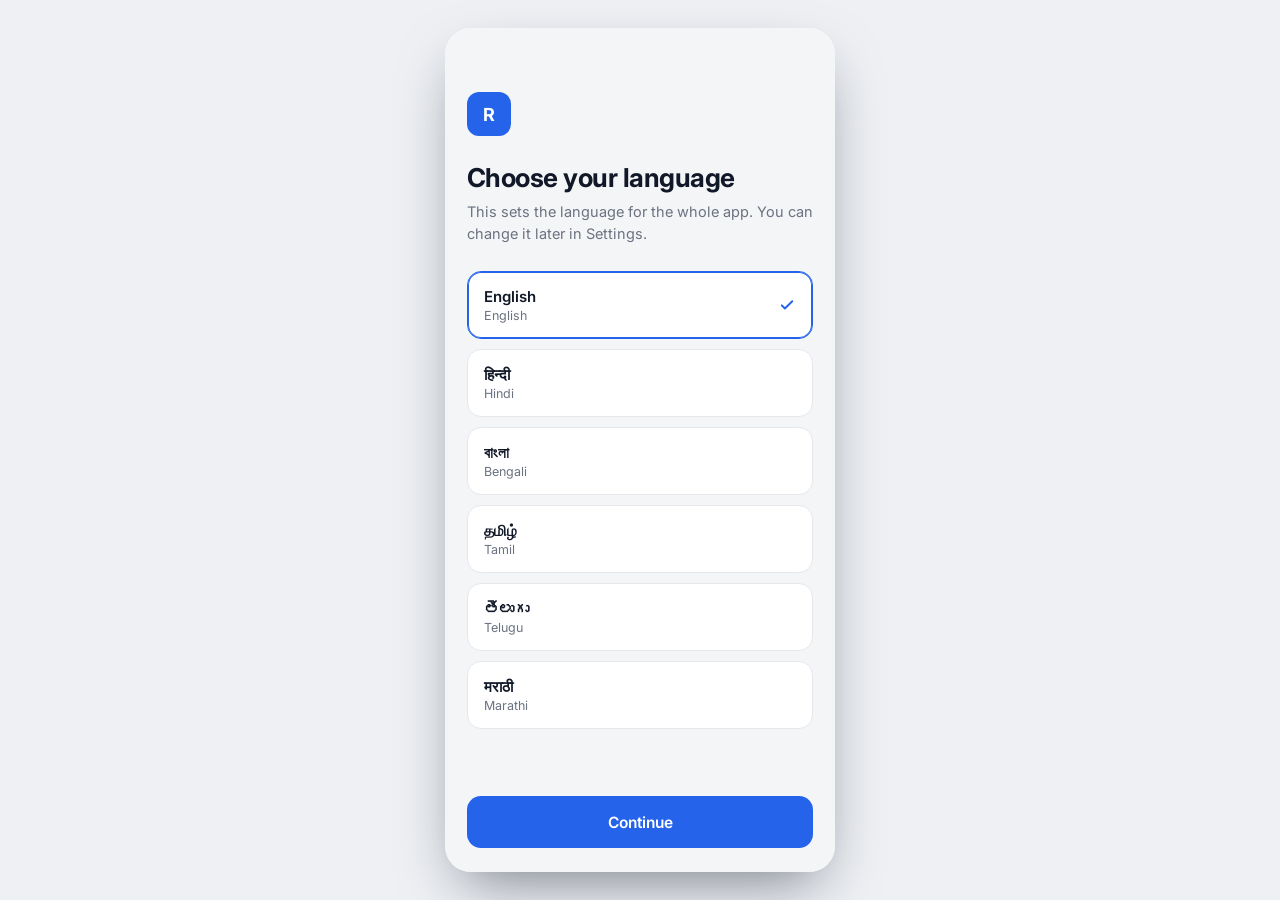
<file: mobile/index.html>
<!DOCTYPE html>
<html>
<head>
    <meta charset="utf-8">
    <meta http-equiv="refresh" content="0; url=onboarding.html">
    <title>RoadSense Mobile Redirect</title>
    <script>
        window.location.replace("onboarding.html" + window.location.search + window.location.hash);
    </script>
</head>
<body>
    If you are not redirected automatically, <a href="onboarding.html">click here to open RoadSense Onboarding</a>.
</body>
</html>
</file>
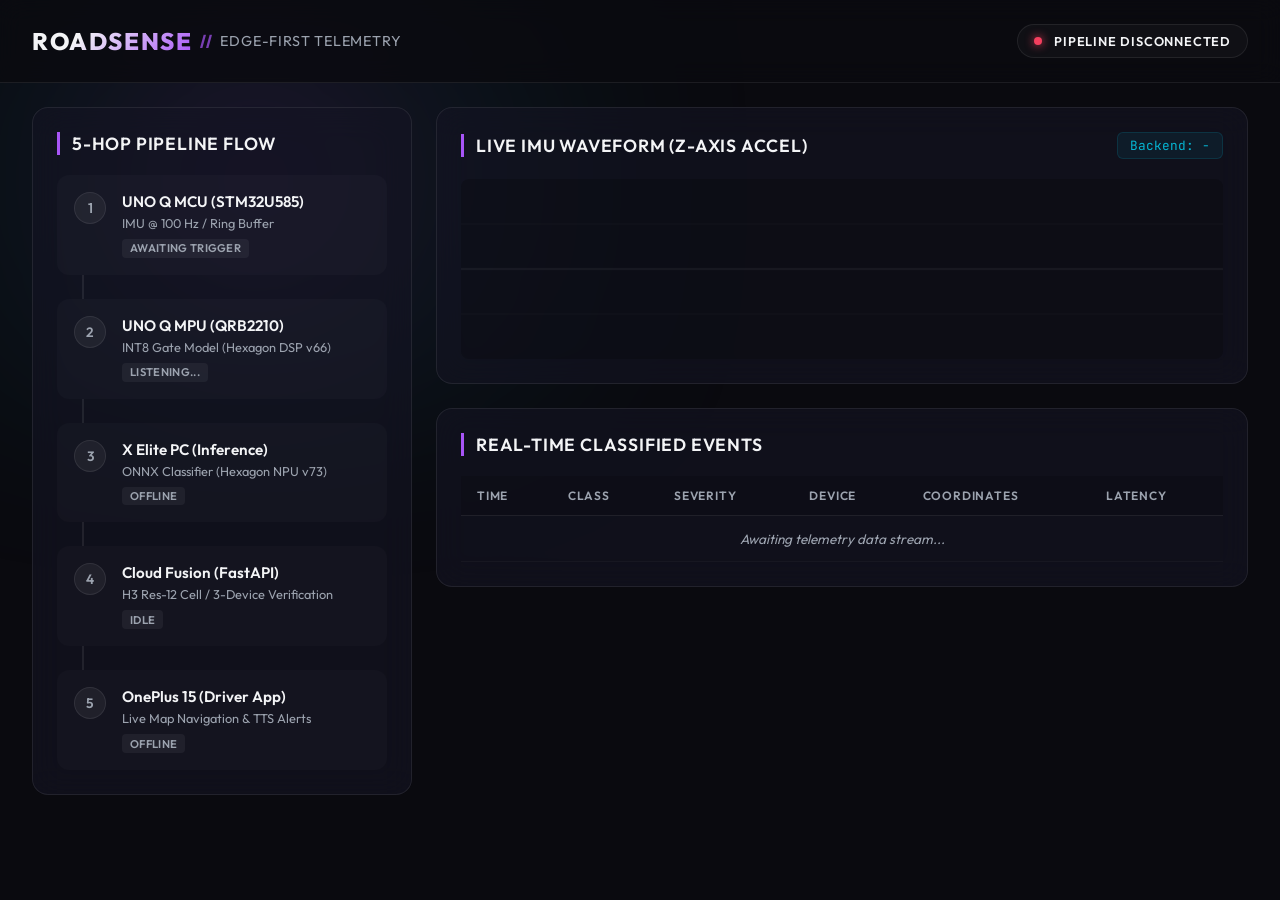
<file: pc/dashboard/index.html>
<!DOCTYPE html>
<html lang="en">
<head>
    <meta charset="UTF-8">
    <meta name="viewport" content="width=device-width, initial-scale=1.0">
    <title>RoadSense // Telemetry Dashboard</title>
    <link rel="preconnect" href="https://fonts.googleapis.com">
    <link rel="preconnect" href="https://fonts.gstatic.com" crossorigin>
    <link href="https://fonts.googleapis.com/css2?family=Outfit:wght@300;400;600;800&family=JetBrains+Mono:wght@400;700&display=swap" rel="stylesheet">
    <link rel="stylesheet" href="style.css">
</head>
<body>
    <div class="glow-bg"></div>
    
    <header>
        <div class="logo">
            <span class="brand">ROADSENSE</span>
            <span class="separator">//</span>
            <span class="subtitle">Edge-First Telemetry</span>
        </div>
        <div class="system-status">
            <div class="status-indicator online" id="connectionStatusIndicator"></div>
            <span id="connectionStatusText">CONNECTING TO PIPELINE...</span>
        </div>
    </header>

    <main class="dashboard-grid">
        <!-- Left: Pipeline Hops Visualizer -->
        <section class="card pipeline-card">
            <h2>5-Hop Pipeline Flow</h2>
            <div class="pipeline">
                <!-- Hop 1 -->
                <div class="hop-node" id="hop1">
                    <div class="hop-icon">1</div>
                    <div class="hop-info">
                        <h3>UNO Q MCU (STM32U585)</h3>
                        <p class="hop-desc">IMU @ 100 Hz / Ring Buffer</p>
                        <span class="badge" id="hop1-status">Awaiting Trigger</span>
                    </div>
                </div>
                <div class="hop-connector" id="connector-1-2"></div>

                <!-- Hop 2 -->
                <div class="hop-node" id="hop2">
                    <div class="hop-icon">2</div>
                    <div class="hop-info">
                        <h3>UNO Q MPU (QRB2210)</h3>
                        <p class="hop-desc">INT8 Gate Model (Hexagon DSP v66)</p>
                        <span class="badge" id="hop2-status">Listening...</span>
                    </div>
                </div>
                <div class="hop-connector" id="connector-2-3"></div>

                <!-- Hop 3 -->
                <div class="hop-node active" id="hop3">
                    <div class="hop-icon">3</div>
                    <div class="hop-info">
                        <h3>X Elite PC (Inference)</h3>
                        <p class="hop-desc">ONNX Classifier (Hexagon NPU v73)</p>
                        <span class="badge" id="hop3-status">Online (CPU/NPU)</span>
                    </div>
                </div>
                <div class="hop-connector" id="connector-3-4"></div>

                <!-- Hop 4 -->
                <div class="hop-node" id="hop4">
                    <div class="hop-icon">4</div>
                    <div class="hop-info">
                        <h3>Cloud Fusion (FastAPI)</h3>
                        <p class="hop-desc">H3 Res-12 Cell / 3-Device Verification</p>
                        <span class="badge" id="hop4-status">Idle</span>
                    </div>
                </div>
                <div class="hop-connector" id="connector-4-5"></div>

                <!-- Hop 5 -->
                <div class="hop-node" id="hop5">
                    <div class="hop-icon">5</div>
                    <div class="hop-info">
                        <h3>OnePlus 15 (Driver App)</h3>
                        <p class="hop-desc">Live Map Navigation & TTS Alerts</p>
                        <span class="badge" id="hop5-status">Offline</span>
                    </div>
                </div>
            </div>
        </section>

        <!-- Right: Waveform and Ingested Events -->
        <div class="right-column">
            <!-- Waveform Card -->
            <section class="card waveform-card">
                <div class="card-header">
                    <h2>Live IMU Waveform (Z-Axis Accel)</h2>
                    <span class="meta-label" id="backendLabel">Backend: -</span>
                </div>
                <div class="canvas-container">
                    <canvas id="waveformCanvas"></canvas>
                </div>
            </section>

            <!-- Events List Card -->
            <section class="card events-card">
                <h2>Real-Time Classified Events</h2>
                <div class="table-container">
                    <table>
                        <thead>
                            <tr>
                                <th>Time</th>
                                <th>Class</th>
                                <th>Severity</th>
                                <th>Device</th>
                                <th>Coordinates</th>
                                <th>Latency</th>
                            </tr>
                        </thead>
                        <tbody id="eventsList">
                            <tr class="empty-row">
                                <td colspan="6">Awaiting telemetry data stream...</td>
                            </tr>
                        </tbody>
                    </table>
                </div>
            </section>
        </div>
    </main>

    <script src="app.js"></script>
</body>
</html>
</file>
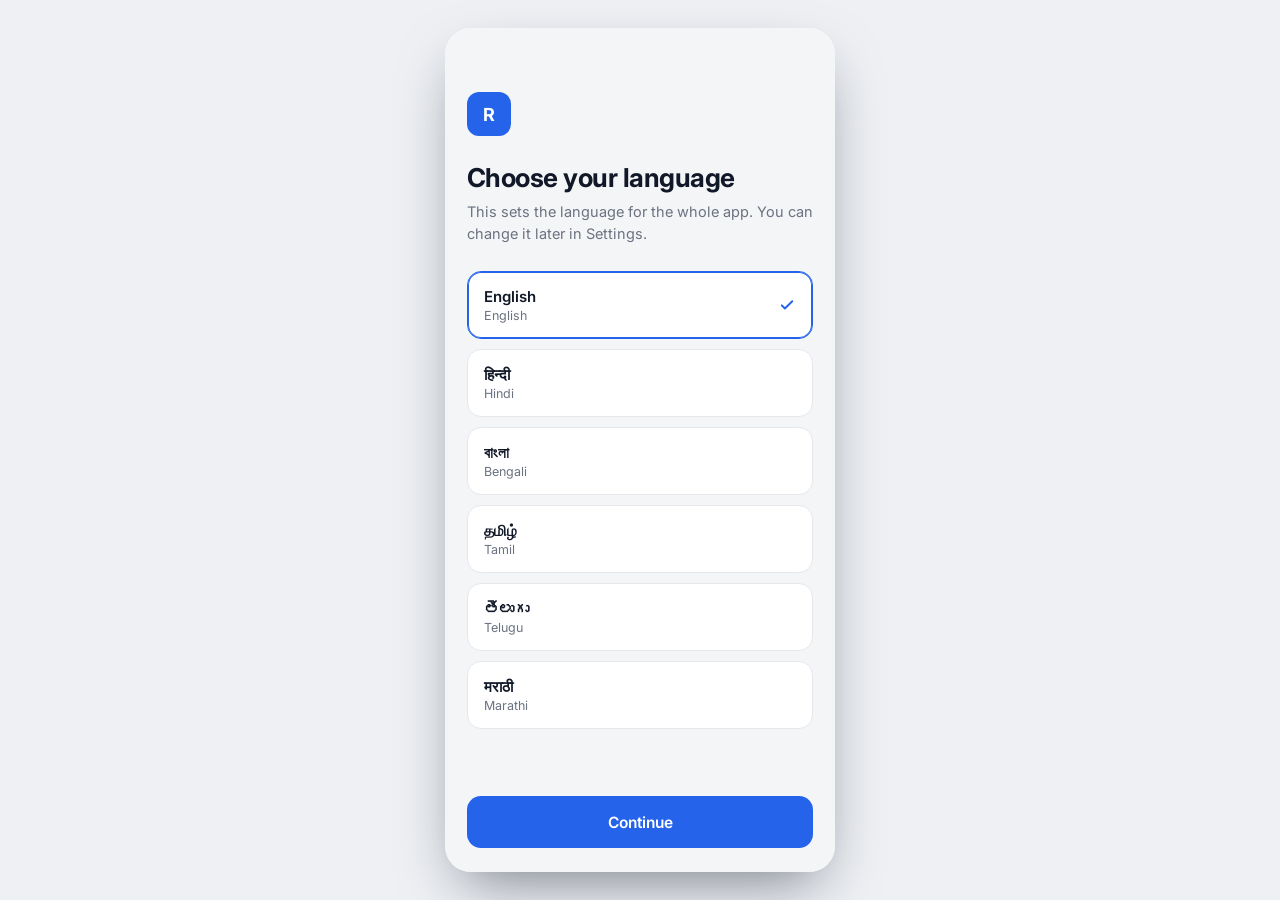
<file: mobile/onboarding.html>
<!DOCTYPE html>
<html lang="en">
<head>
<meta charset="utf-8">
<meta name="viewport" content="width=device-width, initial-scale=1">
<title>RoadSense // Onboarding</title>
<link rel="preconnect" href="https://fonts.googleapis.com">
<link href="https://fonts.googleapis.com/css2?family=Inter:wght@400;500;600;700&display=swap" rel="stylesheet">
<style>
  *{box-sizing:border-box}
  html,body{margin:0;height:100%}
  body{
    background:#eef0f4;font-family:Inter,system-ui,sans-serif;color:#111827;
    display:flex;align-items:center;justify-content:center;
    min-height:100vh;min-height:100dvh;
    -webkit-font-smoothing:antialiased;
  }
  #rs-frame{
    width:390px;height:844px;position:relative;overflow:hidden;background:#F4F5F7;
    border-radius:26px;box-shadow:0 24px 60px -18px rgba(17,24,39,.55);
  }
  .rs-scroll::-webkit-scrollbar{display:none}
  @media (max-width:430px){
    body{background:#F4F5F7}
    #rs-frame{width:100vw;height:100vh;height:100dvh;border-radius:0;box-shadow:none}
  }
</style>
</head>
<body>
  <div id="rs-frame"></div>

  <script src="rs-i18n.js"></script>
  <script src="rs-onboarding.js"></script>
  <script>
  // The onboarding flow hands off to the real driver app: tapping "Open
  // RoadSense" on the done screen navigates to app.html. The chosen language
  // already lives in localStorage (rs_lang), so the app opens in it; we also
  // pass ?user so app.html mounts the signed-in profile.
  const frame = document.getElementById('rs-frame');
  const onb = new OnboardingScreen(frame, {
    onComplete: (info) => { console.log('RoadSense onboarding complete', info); },
    onEnter: (info) => {
      const q = new URLSearchParams({ user: info.user, lang: info.lang });
      window.location.href = 'app.html?' + q.toString();
    }
  });
  onb.mount();
  </script>
</body>
</html>
</file>
<file: pc/dashboard/style.css>
:root {
    --bg-dark: #0a0a0f;
    --card-bg: rgba(20, 20, 35, 0.6);
    --border-color: rgba(255, 255, 255, 0.08);
    --text-primary: #f3f4f6;
    --text-secondary: #9ca3af;
    
    --primary-neon: #a855f7; /* Purple */
    --accent-cyan: #06b6d4;  /* Cyan */
    --accent-emerald: #10b981; /* Green */
    --accent-amber: #f59e0b; /* Yellow */
    --accent-rose: #f43f5e; /* Red */
    
    --font-sans: 'Outfit', sans-serif;
    --font-mono: 'JetBrains Mono', monospace;
}

* {
    box-sizing: border-box;
    margin: 0;
    padding: 0;
}

body {
    background-color: var(--bg-dark);
    color: var(--text-primary);
    font-family: var(--font-sans);
    min-height: 100vh;
    overflow-x: hidden;
    position: relative;
}

/* Background glowing circles */
.glow-bg {
    position: absolute;
    top: -10%;
    left: -10%;
    width: 60%;
    height: 60%;
    background: radial-gradient(circle, rgba(168, 85, 247, 0.15) 0%, rgba(6, 182, 212, 0.05) 50%, transparent 100%);
    z-index: -1;
    pointer-events: none;
    filter: blur(80px);
}

header {
    display: flex;
    justify-content: space-between;
    align-items: center;
    padding: 1.5rem 2rem;
    border-bottom: 1px solid var(--border-color);
    background: rgba(10, 10, 15, 0.8);
    backdrop-filter: blur(12px);
    position: sticky;
    top: 0;
    z-index: 100;
}

.logo {
    display: flex;
    align-items: center;
    gap: 0.5rem;
}

.brand {
    font-weight: 800;
    font-size: 1.5rem;
    letter-spacing: 0.1rem;
    background: linear-gradient(135deg, var(--text-primary) 30%, var(--primary-neon));
    -webkit-background-clip: text;
    -webkit-text-fill-color: transparent;
}

.separator {
    color: var(--primary-neon);
    font-weight: 800;
    opacity: 0.7;
}

.subtitle {
    font-size: 0.9rem;
    color: var(--text-secondary);
    font-weight: 400;
    letter-spacing: 0.05rem;
    text-transform: uppercase;
}

.system-status {
    display: flex;
    align-items: center;
    gap: 0.75rem;
    background: rgba(255, 255, 255, 0.03);
    padding: 0.5rem 1rem;
    border-radius: 9999px;
    border: 1px solid var(--border-color);
}

.status-indicator {
    width: 8px;
    height: 8px;
    border-radius: 50%;
    background-color: var(--accent-rose);
    box-shadow: 0 0 10px var(--accent-rose);
    transition: all 0.3s ease;
}

.status-indicator.online {
    background-color: var(--accent-emerald);
    box-shadow: 0 0 10px var(--accent-emerald);
}

.status-indicator.connecting {
    background-color: var(--accent-amber);
    box-shadow: 0 0 10px var(--accent-amber);
    animation: pulse 1.5s infinite;
}

#connectionStatusText {
    font-size: 0.8rem;
    font-weight: 600;
    letter-spacing: 0.05rem;
    text-transform: uppercase;
}

.dashboard-grid {
    display: grid;
    grid-template-columns: 380px 1fr;
    gap: 1.5rem;
    padding: 1.5rem 2rem;
    max-width: 1600px;
    margin: 0 auto;
}

.card {
    background: var(--card-bg);
    border-radius: 16px;
    border: 1px solid var(--border-color);
    backdrop-filter: blur(16px);
    padding: 1.5rem;
    display: flex;
    flex-direction: column;
}

.card h2 {
    font-size: 1.1rem;
    font-weight: 600;
    margin-bottom: 1.25rem;
    text-transform: uppercase;
    letter-spacing: 0.05rem;
    color: var(--text-primary);
    border-left: 3px solid var(--primary-neon);
    padding-left: 0.75rem;
}

/* Pipeline Layout */
.pipeline-card {
    align-self: start;
}

.pipeline {
    display: flex;
    flex-direction: column;
    position: relative;
}

.hop-node {
    display: flex;
    gap: 1rem;
    padding: 1rem;
    border-radius: 12px;
    background: rgba(255, 255, 255, 0.02);
    border: 1px solid transparent;
    transition: all 0.3s cubic-bezier(0.4, 0, 0.2, 1);
}

.hop-node.active {
    background: rgba(168, 85, 247, 0.06);
    border-color: rgba(168, 85, 247, 0.2);
    box-shadow: 0 4px 20px rgba(168, 85, 247, 0.05);
}

.hop-node.pulse {
    animation: hop-pulse 0.8s ease-out;
}

.hop-icon {
    width: 32px;
    height: 32px;
    border-radius: 50%;
    background: rgba(255, 255, 255, 0.05);
    border: 1px solid var(--border-color);
    display: flex;
    align-items: center;
    justify-content: center;
    font-weight: 600;
    font-size: 0.85rem;
    color: var(--text-secondary);
    flex-shrink: 0;
    transition: all 0.3s ease;
}

.hop-node.active .hop-icon {
    background: var(--primary-neon);
    color: white;
    border-color: var(--primary-neon);
    box-shadow: 0 0 12px rgba(168, 85, 247, 0.4);
}

.hop-info {
    display: flex;
    flex-direction: column;
    gap: 0.25rem;
    flex-grow: 1;
}

.hop-info h3 {
    font-size: 0.95rem;
    font-weight: 600;
}

.hop-desc {
    font-size: 0.8rem;
    color: var(--text-secondary);
}

.badge {
    align-self: start;
    font-size: 0.7rem;
    font-weight: 600;
    padding: 0.15rem 0.5rem;
    border-radius: 4px;
    text-transform: uppercase;
    letter-spacing: 0.02rem;
    background: rgba(255, 255, 255, 0.05);
    color: var(--text-secondary);
    margin-top: 0.25rem;
}

.hop-node.active .badge {
    background: rgba(6, 182, 212, 0.15);
    color: var(--accent-cyan);
}

.hop-node.active.online-status .badge {
    background: rgba(16, 185, 129, 0.15);
    color: var(--accent-emerald);
}

.hop-connector {
    width: 2px;
    height: 24px;
    background: var(--border-color);
    margin-left: 25px; /* Centers with 32px node icon */
    transition: background-color 0.3s ease;
}

.hop-connector.active {
    background: linear-gradient(to bottom, var(--primary-neon), var(--border-color));
}

/* Right Column Layout */
.right-column {
    display: flex;
    flex-direction: column;
    gap: 1.5rem;
}

.card-header {
    display: flex;
    justify-content: space-between;
    align-items: center;
    margin-bottom: 1.25rem;
}

.card-header h2 {
    margin-bottom: 0;
}

.meta-label {
    font-family: var(--font-mono);
    font-size: 0.8rem;
    color: var(--accent-cyan);
    background: rgba(6, 182, 212, 0.08);
    padding: 0.25rem 0.75rem;
    border-radius: 6px;
    border: 1px solid rgba(6, 182, 212, 0.15);
}

.canvas-container {
    height: 180px;
    width: 100%;
    position: relative;
}

canvas {
    width: 100%;
    height: 100%;
    border-radius: 8px;
    background: rgba(0, 0, 0, 0.2);
}

/* Table styling */
.table-container {
    overflow-x: auto;
    max-height: 400px;
}

table {
    width: 100%;
    border-collapse: collapse;
    font-size: 0.85rem;
    text-align: left;
}

th {
    padding: 0.75rem 1rem;
    color: var(--text-secondary);
    font-weight: 600;
    text-transform: uppercase;
    font-size: 0.75rem;
    letter-spacing: 0.05rem;
    border-bottom: 1px solid var(--border-color);
    background: rgba(10, 10, 15, 0.3);
}

td {
    padding: 0.85rem 1rem;
    border-bottom: 1px solid rgba(255, 255, 255, 0.03);
    vertical-align: middle;
}

tr:hover td {
    background: rgba(255, 255, 255, 0.01);
}

.empty-row {
    text-align: center;
    color: var(--text-secondary);
    font-style: italic;
}

.mono {
    font-family: var(--font-mono);
}

.class-badge {
    display: inline-block;
    padding: 0.2rem 0.5rem;
    border-radius: 4px;
    font-weight: 600;
    font-size: 0.75rem;
    text-transform: uppercase;
}

.class-badge.pothole {
    background: rgba(244, 63, 94, 0.15);
    color: var(--accent-rose);
}

.class-badge.speed_breaker {
    background: rgba(245, 158, 11, 0.15);
    color: var(--accent-amber);
}

.class-badge.rough_patch {
    background: rgba(168, 85, 247, 0.15);
    color: var(--primary-neon);
}

.class-badge.smooth {
    background: rgba(16, 185, 129, 0.15);
    color: var(--accent-emerald);
}

.sev-bar-bg {
    width: 100px;
    height: 6px;
    background: rgba(255, 255, 255, 0.05);
    border-radius: 3px;
    overflow: hidden;
    display: inline-block;
    margin-right: 0.5rem;
    vertical-align: middle;
}

.sev-bar-fill {
    height: 100%;
    border-radius: 3px;
}

/* Animations */
@keyframes pulse {
    0%, 100% { opacity: 1; }
    50% { opacity: 0.4; }
}

@keyframes hop-pulse {
    0% {
        transform: scale(1);
        box-shadow: 0 0 0 0 rgba(168, 85, 247, 0.4);
    }
    50% {
        transform: scale(1.02);
        box-shadow: 0 0 0 8px rgba(168, 85, 247, 0);
    }
    100% {
        transform: scale(1);
        box-shadow: 0 0 0 0 rgba(168, 85, 247, 0);
    }
}

@media (max-width: 1024px) {
    .dashboard-grid {
        grid-template-columns: 1fr;
    }
}
</file>
